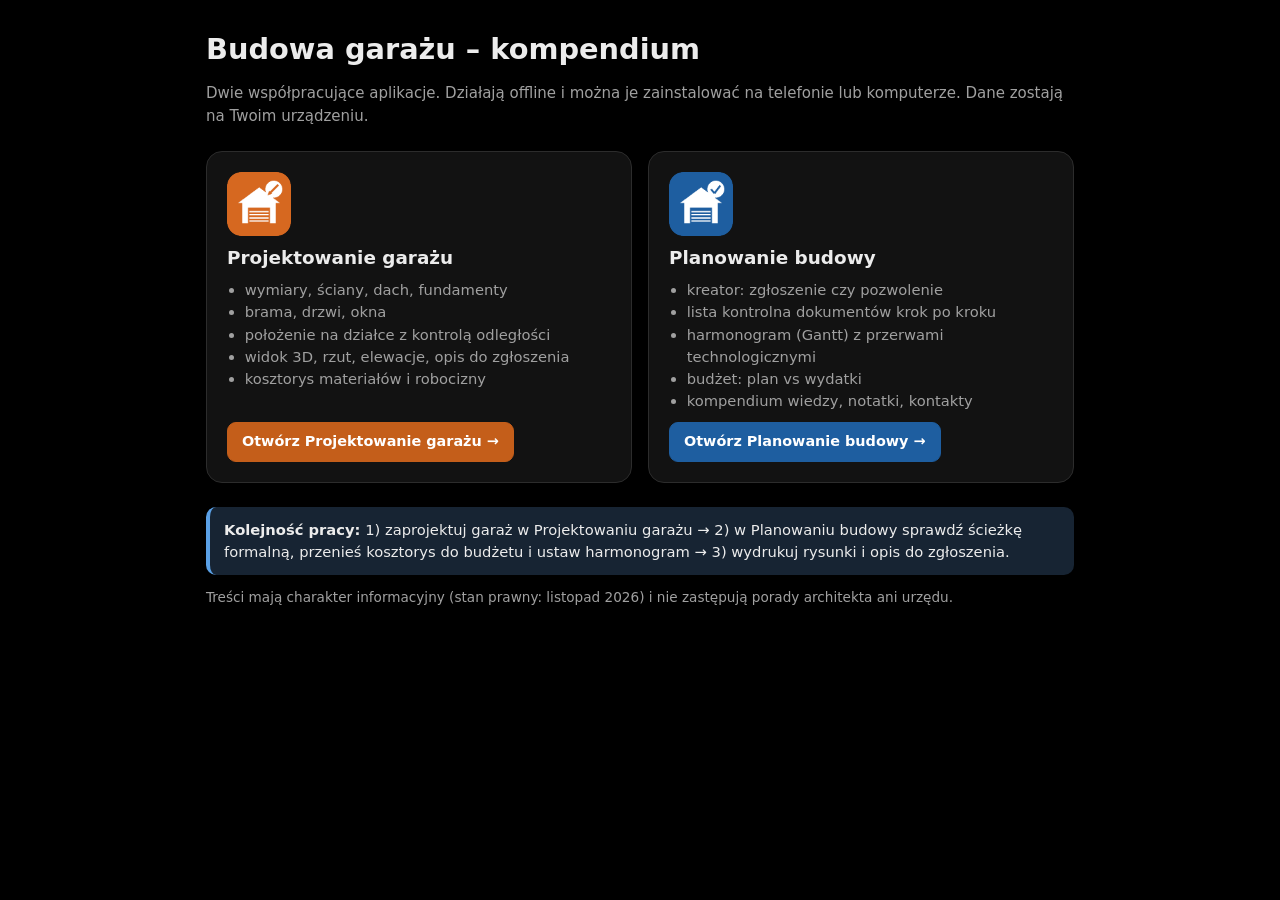
<file: index.html>
<!doctype html>
<html lang="pl">
<head>
  <meta charset="utf-8">
  <meta name="viewport" content="width=device-width, initial-scale=1, viewport-fit=cover">
  <title>Garaż – kompendium budowy</title>
  <meta name="description" content="Dwie aplikacje PWA: Planowanie budowy i Projektowanie garażu.">
  <meta name="theme-color" content="#000000" data-light="#2e4057">
  <link rel="icon" type="image/png" href="shared/icons/favicon-64.png">
  <link rel="stylesheet" href="shared/style.css">
  <style>
    .wrap { max-width: 900px; margin: 0 auto; padding: 32px 16px 48px; }
    .apps { display: grid; gap: 16px; grid-template-columns: 1fr; margin: 24px 0; }
    @media (min-width: 700px) { .apps { grid-template-columns: 1fr 1fr; } }
    .app { display: flex; flex-direction: column; gap: 10px; padding: 20px; border-radius: 16px; border: 1px solid var(--border); background: var(--surface); box-shadow: var(--shadow); text-decoration: none; color: var(--text); }
    .app:hover { border-color: var(--accent); }
    .app img { width: 64px; height: 64px; border-radius: 14px; }
    .app h2 { margin: 0; }
    .app ul { margin: 0; padding-left: 1.2em; color: var(--muted); font-size: .92rem; }
    .app .btn { align-self: flex-start; margin-top: auto; }
    .app.p2 { --accent: #c45e1a; }
  </style>
</head>
<body>
  <div class="wrap">
    <h1 style="font-size:1.8rem">Budowa garażu – kompendium</h1>
    <p class="muted">Dwie współpracujące aplikacje. Działają offline i można je zainstalować na telefonie lub komputerze. Dane zostają na Twoim urządzeniu.</p>
    <div class="apps">
      <a class="app" href="projektant/">
        <img src="shared/icons/projektant-192.png" alt="">
        <h2>Projektowanie garażu</h2>
        <ul><li>wymiary, ściany, dach, fundamenty</li><li>brama, drzwi, okna</li><li>położenie na działce z kontrolą odległości</li><li>widok 3D, rzut, elewacje, opis do zgłoszenia</li><li>kosztorys materiałów i robocizny</li></ul>
        <span class="btn primary" style="background:#c45e1a;border-color:#c45e1a;color:#fff">Otwórz Projektowanie garażu →</span>
      </a>
      <a class="app" href="planer/">
        <img src="shared/icons/planer-192.png" alt="">
        <h2>Planowanie budowy</h2>
        <ul><li>kreator: zgłoszenie czy pozwolenie</li><li>lista kontrolna dokumentów krok po kroku</li><li>harmonogram (Gantt) z przerwami technologicznymi</li><li>budżet: plan vs wydatki</li><li>kompendium wiedzy, notatki, kontakty</li></ul>
        <span class="btn primary" style="background:#1e5ea0;border-color:#1e5ea0;color:#fff">Otwórz Planowanie budowy →</span>
      </a>
    </div>
    <div class="callout"><b>Kolejność pracy:</b> 1) zaprojektuj garaż w Projektowaniu garażu → 2) w Planowaniu budowy sprawdź ścieżkę formalną, przenieś kosztorys do budżetu i ustaw harmonogram → 3) wydrukuj rysunki i opis do zgłoszenia.</div>
    <p class="muted" style="font-size:.85rem">Treści mają charakter informacyjny (stan prawny: listopad 2026) i nie zastępują porady architekta ani urzędu.</p>
  </div>
</body>
</html>
</file>
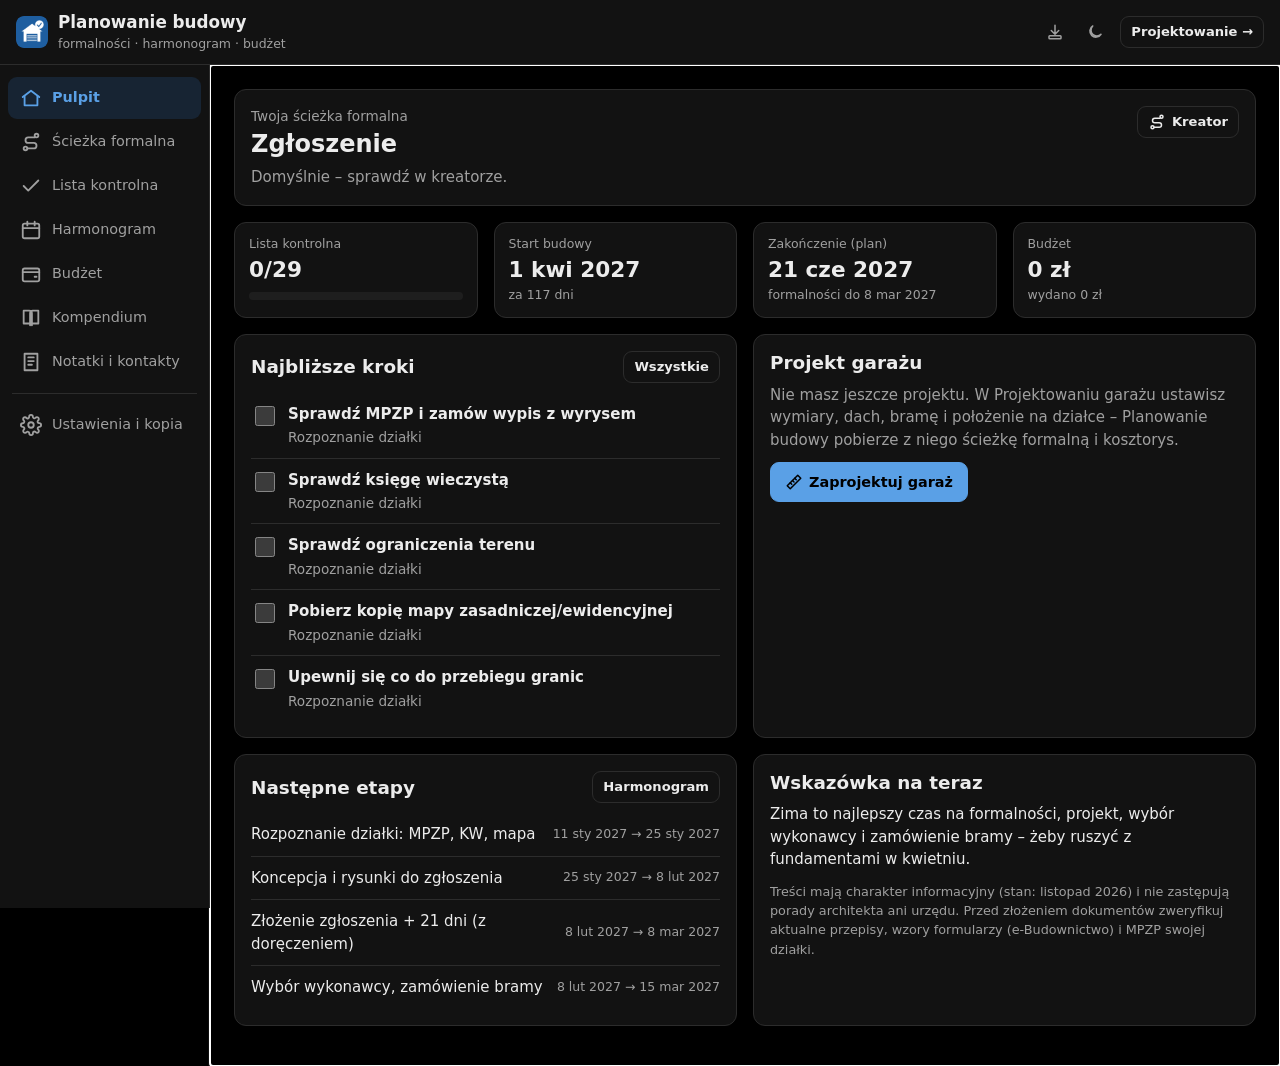
<file: planer/index.html>
<!doctype html>
<html lang="pl">
<head>
  <meta charset="utf-8">
  <meta name="viewport" content="width=device-width, initial-scale=1, viewport-fit=cover">
  <title>Planowanie budowy</title>
  <meta name="description" content="Plan budowy garażu: formalności, harmonogram, budżet i kompendium wiedzy.">
  <meta name="theme-color" content="#000000" data-light="#1e5ea0">
  <link rel="manifest" href="manifest.webmanifest">
  <link rel="icon" type="image/png" href="../shared/icons/planer-192.png">
  <link rel="apple-touch-icon" href="../shared/icons/planer-apple-180.png">
  <meta name="apple-mobile-web-app-capable" content="yes">
  <meta name="mobile-web-app-capable" content="yes">
  <meta name="apple-mobile-web-app-title" content="Planowanie budowy">
  <link rel="stylesheet" href="../shared/style.css">
  <style>
    /* Harmonogram (Gantt) */
    .gantt { position: relative; }
    .g-head, .g-row { display: grid; grid-template-columns: 1fr; gap: 2px 12px; align-items: center; }
    .g-row { padding: 8px 0; border-bottom: 1px solid var(--border); cursor: pointer; }
    .g-row:hover { background: var(--surface-2); }
    .g-label { font-size: .88rem; display: flex; gap: 8px; align-items: center; min-width: 0; }
    .g-label .nm { flex: 1; min-width: 0; }
    .g-label .dt { font-size: .75rem; color: var(--muted); white-space: nowrap; font-variant-numeric: tabular-nums; }
    .g-track { position: relative; height: 16px; background: var(--surface-2); border-radius: 5px; overflow: hidden; }
    .g-bar { position: absolute; top: 2px; bottom: 2px; border-radius: 4px; background: var(--accent); min-width: 4px; }
    .g-bar.f { background: #7b5cc4; }
    .g-bar.wait { background: repeating-linear-gradient(45deg, var(--muted) 0 4px, transparent 4px 8px); opacity: .6; }
    .g-bar.done { background: var(--ok); }
    .g-bar.warn { outline: 2px solid var(--warn); }
    .g-today { position: absolute; top: 0; bottom: 0; width: 2px; background: var(--bad); z-index: 2; }
    .g-months { position: relative; height: 18px; font-size: .7rem; color: var(--muted); }
    .g-months span { position: absolute; top: 0; white-space: nowrap; border-left: 1px solid var(--border); padding-left: 3px; }
    .g-row.done .nm { text-decoration: line-through; color: var(--muted); }
    @media (min-width: 760px) {
      .g-head, .g-row { grid-template-columns: minmax(220px, 34%) 1fr; }
    }
    .chk-item { display: flex; gap: 10px; padding: 10px 0; border-bottom: 1px solid var(--border); }
    .chk-item:last-child { border-bottom: 0; }
    .chk-item .tx { flex: 1; min-width: 0; }
    .chk-item .tx b { display: block; font-weight: 600; }
    .chk-item.done .tx b { text-decoration: line-through; color: var(--muted); }
    .chk-item .tx p { margin: 2px 0 0; font-size: .85rem; color: var(--muted); }
    .chk-item textarea { margin-top: 6px; min-height: 40px; font-size: 14px; }
    .bars .bar-row { display: grid; grid-template-columns: 120px 1fr auto; gap: 8px; align-items: center; font-size: .85rem; margin-bottom: 8px; }
    .bars .bar-track { position: relative; height: 18px; background: var(--surface-2); border-radius: 5px; overflow: hidden; }
    .bars .bar-plan { position: absolute; inset: 0 auto 0 0; background: var(--accent-soft); border-right: 2px solid var(--accent); }
    .bars .bar-act { position: absolute; top: 5px; bottom: 5px; left: 0; background: var(--accent); border-radius: 3px; }
    .bars .bar-act.over { background: var(--bad); }
    .article-list { display: grid; gap: 10px; grid-template-columns: 1fr; }
    @media (min-width: 700px) { .article-list { grid-template-columns: 1fr 1fr; } }
    .article-list button { display: flex; gap: 12px; align-items: center; text-align: left; padding: 14px; border-radius: var(--radius); border: 1px solid var(--border); background: var(--surface); color: var(--text); font: inherit; font-weight: 600; cursor: pointer; box-shadow: var(--shadow); }
    .article-list button:hover { border-color: var(--accent); }
    .article-list svg { width: 22px; height: 22px; color: var(--accent); flex-shrink: 0; }
    .hero { display: flex; gap: 14px; align-items: flex-start; }
    .hero .big { font-size: 1.5rem; font-weight: 800; }
  </style>
</head>
<body class="app-planer">
  <header class="topbar">
    <img src="../shared/icons/planer-192.png" alt="">
    <div class="title">Planowanie budowy<small id="subtitle">formalności · harmonogram · budżet</small></div>
    <button id="installBtn" class="iconbtn" hidden title="Zainstaluj aplikację"></button>
    <button id="themeBtn" class="iconbtn" title="Motyw"></button>
    <a class="btn small" href="../projektant/" title="Przejdź do Projektowania garażu">Projektowanie →</a>
  </header>
  <div class="layout">
    <nav class="sidenav" aria-label="Sekcje"></nav>
    <main id="view" tabindex="-1"></main>
  </div>
  <nav class="tabbar" aria-label="Sekcje"></nav>

  <script src="../shared/common.js"></script>
  <script src="../shared/garage-calc.js"></script>
  <script src="content.js"></script>
  <script src="app.js"></script>
</body>
</html>
</file>
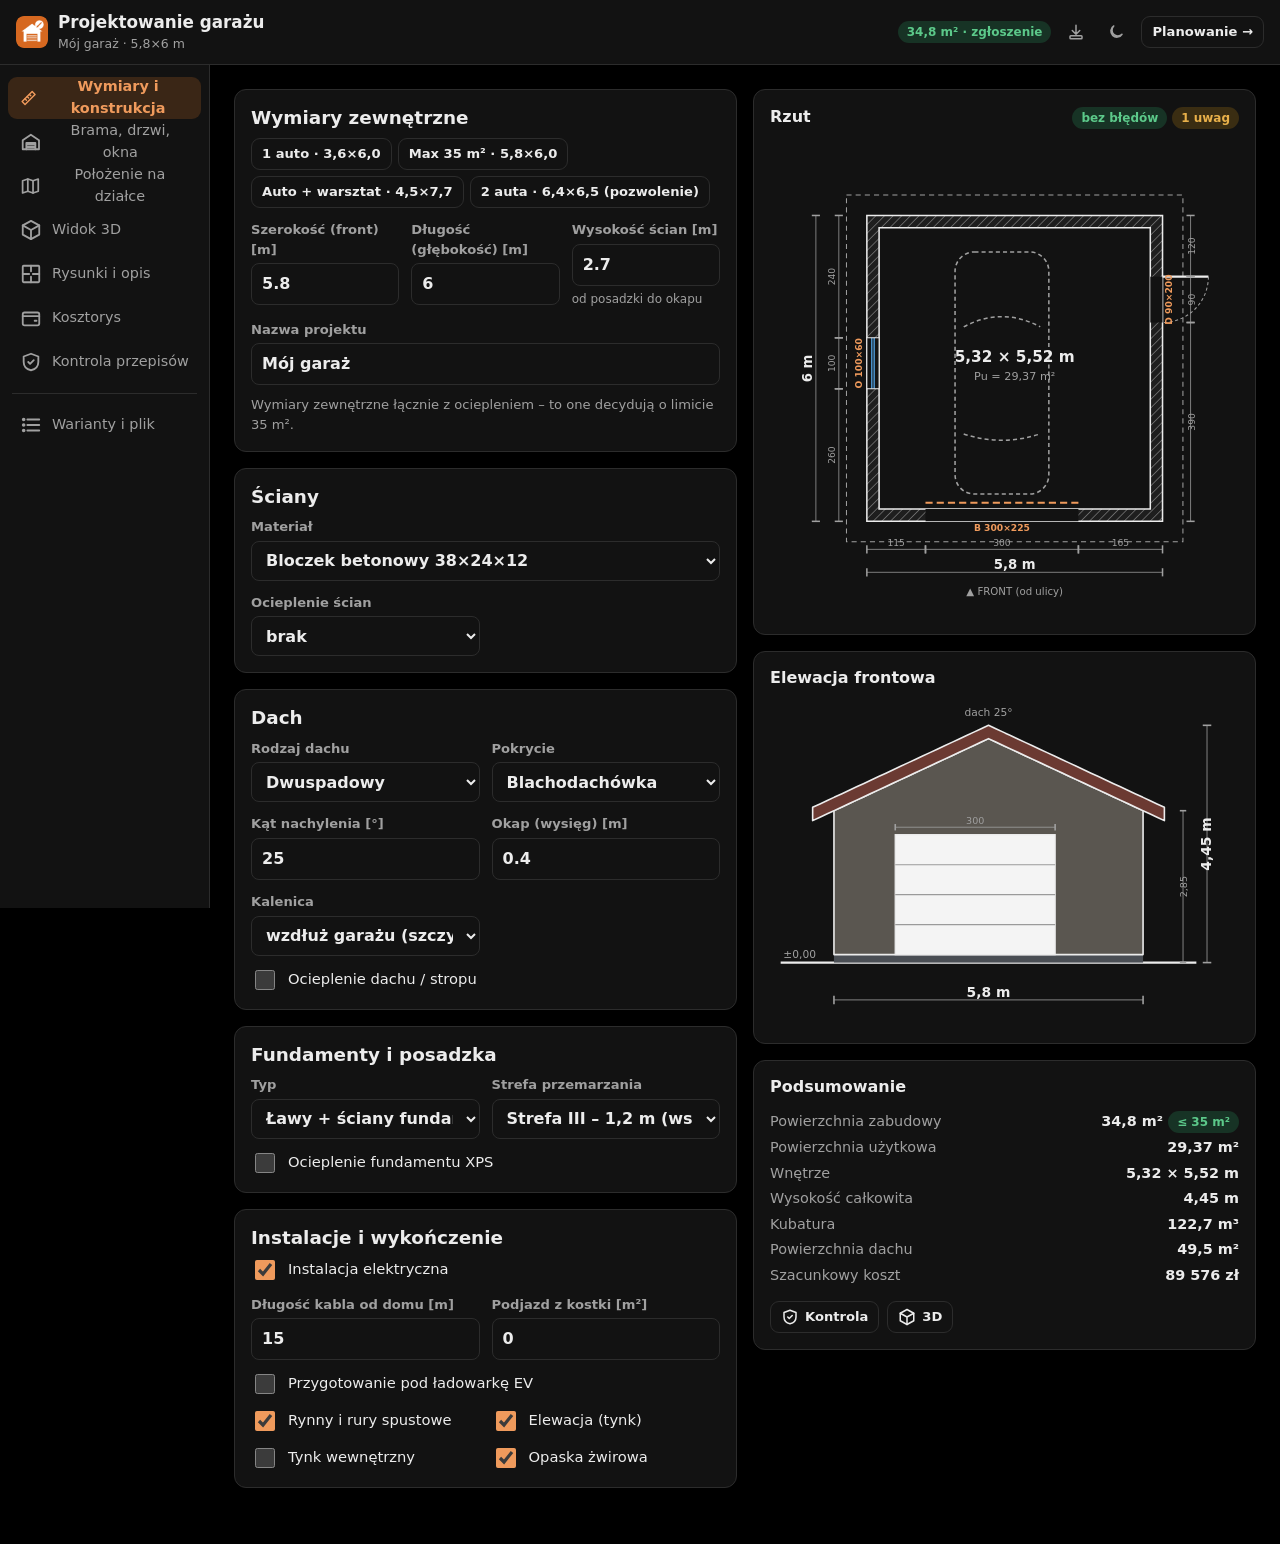
<file: projektant/index.html>
<!doctype html>
<html lang="pl">
<head>
  <meta charset="utf-8">
  <meta name="viewport" content="width=device-width, initial-scale=1, viewport-fit=cover">
  <title>Projektowanie garażu</title>
  <meta name="description" content="Zaprojektuj garaż: wymiary, dach, brama, położenie na działce, widok 3D, rysunki i kosztorys.">
  <meta name="theme-color" content="#000000" data-light="#c45e1a">
  <link rel="manifest" href="manifest.webmanifest">
  <link rel="icon" type="image/png" href="../shared/icons/projektant-192.png">
  <link rel="apple-touch-icon" href="../shared/icons/projektant-apple-180.png">
  <meta name="apple-mobile-web-app-capable" content="yes">
  <meta name="mobile-web-app-capable" content="yes">
  <meta name="apple-mobile-web-app-title" content="Projektowanie garażu">
  <link rel="stylesheet" href="../shared/style.css">
  <style>
    :root { --e-wall: #5a5650; --e-plinth: #4a4e54; --plot: #1f2d1d; --house: #3e3b37; --street: #3b3f45; }
    :root[data-theme="light"] { --e-wall: #ece6dc; --e-plinth: #8b8f94; --plot: #e5f0dc; --house: #d9d3c9; --street: #9a9da1; }
    @media print { :root, :root[data-theme] { --e-wall: #f1ece4; --e-plinth: #9a9a9a; --plot: #fff; --house: #e6e6e6; --street: #c9c9c9; } }

    .split { display: grid; gap: 16px; grid-template-columns: 1fr; }
    .split > .preview { order: -1; }
    @media (min-width: 1000px) {
      .split { grid-template-columns: minmax(0, 1fr) minmax(0, 1fr); align-items: start; }
      .split > .preview { order: 0; position: sticky; top: 73px; }
    }
    svg.drawing { width: 100%; height: auto; display: block; font-family: var(--font); max-height: 70vh; }
    .drawing .wall { fill: url(#hatch); stroke: var(--text); stroke-width: 3; }
    .drawing .hatch-bg { fill: var(--surface-2); }
    .drawing .hatch-line { stroke: var(--muted); stroke-width: 2; }
    .drawing .cut { fill: var(--surface); }
    .drawing .frame { fill: none; stroke: var(--text); stroke-width: 2; }
    .drawing .glass { stroke: #4a90c8; stroke-width: 3; }
    .drawing .leaf { stroke: var(--text); stroke-width: 4; }
    .drawing .swing { fill: none; stroke: var(--muted); stroke-width: 2; stroke-dasharray: 6 5; }
    .drawing .gateline { stroke: var(--accent); stroke-width: 4; stroke-dasharray: 14 8; }
    .drawing .overhang { fill: none; stroke: var(--muted); stroke-width: 2; stroke-dasharray: 10 8; }
    .drawing .car rect, .drawing .car path { fill: none; stroke: var(--muted); stroke-width: 3; stroke-dasharray: 8 6; }
    .drawing .car.bad rect { stroke: var(--bad); }
    .drawing .dim line { stroke: var(--muted); stroke-width: 1.5; }
    .drawing .dim .tick { stroke-width: 3; }
    .drawing .dim text { fill: var(--text); font-size: 22px; }
    .drawing .dim.small text { font-size: 18px; fill: var(--muted); }
    .drawing .dim.main text { font-weight: 700; font-size: 26px; }
    .drawing .olabel { font-size: 18px; fill: var(--accent); font-weight: 700; }
    .drawing .center { font-size: 30px; font-weight: 700; fill: var(--text); }
    .drawing .center.sub { font-size: 22px; font-weight: 400; fill: var(--muted); }
    .drawing .note, .drawing .level { font-size: 20px; fill: var(--muted); }
    .drawing .ground { stroke: var(--text); stroke-width: 4; }
    .drawing .plinth { fill: var(--e-plinth); }
    .drawing .ewall { fill: var(--e-wall); stroke: var(--text); stroke-width: 3; stroke-linejoin: round; }
    .drawing .roof { fill: #6b3a32; stroke: var(--text); stroke-width: 3; stroke-linejoin: round; }
    .drawing .roof-trapez, .drawing .roof-rabek { fill: #4f565d; }
    .drawing .roof-dachowka { fill: #a0492f; }
    .drawing .roof-gont { fill: #594b44; }
    .drawing .roof-papa, .drawing .roof-epdm { fill: #333; }
    .drawing .gate { fill: #f4f4f4; stroke: var(--text); stroke-width: 2.5; }
    .drawing .gatel { stroke: #9a9a9a; stroke-width: 2; }
    .drawing .gatel.thin { stroke-width: 1; }
    .drawing .door { fill: #5b6670; stroke: var(--text); stroke-width: 2.5; }
    .drawing .handle { fill: #ddd; }
    .drawing .dsym { fill: none; stroke: #c9d0d6; stroke-width: 2; }
    .drawing .dsym.away { stroke-dasharray: 10 7; }
    .drawing .window { fill: #a9d2ee; stroke: var(--text); stroke-width: 3; }
    .drawing .wframe { stroke: var(--text); stroke-width: 2; }
    .drawing .street { fill: var(--street); }
    .drawing .streetlabel { fill: #fff; font-weight: 700; letter-spacing: .1em; }
    .drawing .plot { fill: var(--plot); stroke: var(--text); }
    .drawing .buildline { stroke: var(--bad); fill: none; }
    .drawing .house { fill: var(--house); stroke: var(--text); }
    .drawing .garage { fill: var(--accent-soft); stroke: var(--accent); }
    .drawing .opmark.brama { stroke: var(--accent); }
    .drawing .opmark.drzwi { stroke: #5b6670; }
    .drawing .opmark.okno { stroke: #4a90c8; }
    .drawing .dist line { stroke: var(--ok); }
    .drawing .dist circle { fill: var(--ok); }
    .drawing .dist text { fill: var(--ok); font-weight: 700; stroke: var(--surface); stroke-width: 5px; }
    .drawing .dist.bad line, .drawing .dist.bad text { stroke: var(--bad); } .drawing .dist.bad text { fill: var(--bad); stroke: var(--surface); } .drawing .dist.bad circle { fill: var(--bad); }
    .drawing .dist.warn line { stroke: var(--warn); } .drawing .dist.warn text { fill: var(--warn); } .drawing .dist.warn circle { fill: var(--warn); }
    .drawing .dist.info line { stroke: var(--muted); } .drawing .dist.info text { fill: var(--muted); } .drawing .dist.info circle { fill: var(--muted); }
    .drawing .draggable { cursor: grab; }
    .drawing.dragging .draggable { cursor: grabbing; }
    .site-wrap { touch-action: none; }

    .canvas3d { position: relative; height: min(68vh, 640px); min-height: 320px; border-radius: var(--radius); overflow: hidden; border: 1px solid var(--border); background: var(--surface-2); }
    .canvas3d .hint3d { position: absolute; left: 10px; bottom: 8px; font-size: .75rem; color: #fff; background: rgba(0,0,0,.45); padding: 3px 8px; border-radius: 6px; pointer-events: none; }
    .chk { display: flex; gap: 10px; padding: 9px 0; border-bottom: 1px solid var(--border); font-size: .9rem; }
    .chk:last-child { border-bottom: 0; }
    .chk .ic { flex-shrink: 0; width: 22px; height: 22px; border-radius: 50%; display: grid; place-items: center; font-weight: 800; font-size: .8rem; }
    .chk .ic.ok { background: var(--ok-soft); color: var(--ok); } .chk .ic.warn { background: var(--warn-soft); color: var(--warn); }
    .chk .ic.bad { background: var(--bad-soft); color: var(--bad); } .chk .ic.info { background: var(--surface-2); color: var(--muted); }
    .chk .tx { flex: 1; min-width: 0; } .chk .tx b { display: block; } .chk .tx small { display: block; }
    .chk .val { font-weight: 700; font-variant-numeric: tabular-nums; white-space: nowrap; }
    .presets { display: flex; gap: 6px; flex-wrap: wrap; }
    .op-card { border: 1px solid var(--border); border-radius: 10px; padding: 12px; margin-bottom: 10px; background: var(--surface); }
    .op-card.sel { border-color: var(--accent); box-shadow: 0 0 0 2px var(--accent-soft); }
    .op-card .head { display: flex; align-items: center; gap: 8px; margin-bottom: 10px; font-weight: 700; }
    .elev-grid { display: grid; gap: 16px; grid-template-columns: 1fr; }
    @media (min-width: 800px) { .elev-grid { grid-template-columns: 1fr 1fr; } }
    .drawing-card h3 { font-size: .9rem; color: var(--muted); text-transform: uppercase; letter-spacing: .04em; }
    .hdr-badge { font-size: .75rem; }
    @media (max-width: 480px) { .hdr-badge { display: none; } }
    .price-cell { white-space: nowrap; font-size: .8rem; color: var(--muted); }
    .sheet-title { display: none; }
    @media print {
      .drawing-card { page-break-inside: avoid; }
      .page-break { page-break-before: always; }
      .sheet-title { display: block; border: 2px solid #000; padding: 8px 12px; margin-bottom: 10px; }
      svg.drawing { max-height: none; }
      .split > .preview { display: none; }
    }
  </style>
</head>
<body class="app-projektant">
  <header class="topbar">
    <img src="../shared/icons/projektant-192.png" alt="">
    <div class="title">Projektowanie garażu<small id="subtitle">—</small></div>
    <span id="hdrBadge" class="hdr-badge"></span>
    <button id="installBtn" class="iconbtn" hidden title="Zainstaluj aplikację"></button>
    <button id="themeBtn" class="iconbtn" title="Motyw"></button>
    <a class="btn small" href="../planer/" title="Przejdź do Planowania budowy">Planowanie →</a>
  </header>
  <div class="layout">
    <nav class="sidenav" aria-label="Sekcje"></nav>
    <main id="view" tabindex="-1"></main>
  </div>
  <nav class="tabbar" aria-label="Sekcje"></nav>

  <script src="../shared/common.js"></script>
  <script src="../shared/garage-calc.js"></script>
  <script src="../shared/lib/three.min.js"></script>
  <script src="drawings.js"></script>
  <script src="view3d.js"></script>
  <script src="app.js"></script>
</body>
</html>
</file>
<file: shared/style.css>
/* Garaż – wspólne style dla Planera i Projektanta */
:root {
  /* Domyślnie czarny motyw; jasny tylko po wybraniu przyciskiem motywu */
  --bg: #000000; --surface: #121212; --surface-2: #1e1e1e; --text: #ececec; --muted: #a0a0a0;
  --border: #2c2c2c; --accent: #5aa0e6; --accent-ink: #000000; --accent-soft: #172433;
  --ok: #5cc98a; --ok-soft: #173325; --warn: #e8b04a; --warn-soft: #3a2d12; --bad: #f08079; --bad-soft: #3d1d1b;
  --shadow: 0 1px 2px rgba(0,0,0,.4);
  --radius: 12px;
  --nav-h: 64px;
  --font: system-ui, -apple-system, "Segoe UI", Roboto, "Noto Sans", Ubuntu, sans-serif;
  color-scheme: dark;
}
body.app-projektant { --accent: #ef9a5c; --accent-soft: #3a2616; }

:root[data-theme="light"] {
  --bg: #f4f5f7; --surface: #ffffff; --surface-2: #f0f2f5; --text: #1c2330; --muted: #5d6879;
  --border: #dde1e7; --accent: #1e5ea0; --accent-ink: #ffffff; --accent-soft: #e3edf8;
  --ok: #1d7a46; --ok-soft: #e1f3e8; --warn: #9a6200; --warn-soft: #fdf1d8; --bad: #b3261e; --bad-soft: #fbe4e2;
  --shadow: 0 1px 2px rgba(20, 30, 50, .06), 0 2px 8px rgba(20, 30, 50, .05);
  color-scheme: light;
}
:root[data-theme="light"] body.app-projektant { --accent: #c45e1a; --accent-soft: #fbeadf; }

* { box-sizing: border-box; }
html, body { margin: 0; padding: 0; }
body {
  background: var(--bg); color: var(--text); font-family: var(--font);
  font-size: 15px; line-height: 1.5; -webkit-text-size-adjust: 100%;
  min-height: 100vh;
}
h1, h2, h3, h4 { line-height: 1.25; margin: 0 0 .5em; }
h1 { font-size: 1.35rem; }
h2 { font-size: 1.15rem; }
h3 { font-size: 1rem; }
p { margin: 0 0 .75em; }
a { color: var(--accent); }
small, .muted { color: var(--muted); }
code { background: var(--surface-2); padding: 1px 5px; border-radius: 5px; font-size: .9em; }

/* ---------- Layout ---------- */
.topbar {
  position: sticky; top: 0; z-index: 20;
  display: flex; align-items: center; gap: 10px;
  padding: 10px 16px; padding-top: max(10px, env(safe-area-inset-top));
  background: var(--surface); border-bottom: 1px solid var(--border);
}
.topbar img { width: 32px; height: 32px; border-radius: 8px; }
.topbar .title { font-weight: 700; font-size: 1.05rem; flex: 1; min-width: 0; white-space: nowrap; overflow: hidden; text-overflow: ellipsis; }
.topbar .title small { display: block; font-weight: 400; font-size: .78rem; }
@media (max-width: 480px) {
  .topbar { gap: 6px; padding-left: 12px; padding-right: 12px; }
  .topbar img { width: 28px; height: 28px; }
  .topbar .iconbtn { padding: 4px; }
  .topbar .btn.small { padding: 4px 8px; }
  .topbar .title { white-space: normal; font-size: .9rem; line-height: 1.2; text-overflow: clip; }
  .topbar .title small { display: none; }
}

.layout { display: flex; min-height: calc(100vh - 57px); }
.sidenav { display: none; }
main {
  flex: 1; min-width: 0; padding: 16px;
  padding-bottom: calc(var(--nav-h) + 24px + env(safe-area-inset-bottom));
  max-width: 1200px; margin: 0 auto; width: 100%;
}
.tabbar {
  position: fixed; left: 0; right: 0; bottom: 0; z-index: 30;
  display: flex; background: var(--surface); border-top: 1px solid var(--border);
  padding-bottom: env(safe-area-inset-bottom); overflow-x: auto;
  scrollbar-width: none;
}
.tabbar::-webkit-scrollbar { display: none; }
.tabbar button, .sidenav button {
  flex: 1 0 auto; min-width: 64px; height: var(--nav-h);
  display: flex; flex-direction: column; align-items: center; justify-content: center; gap: 2px;
  border: 0; background: none; color: var(--muted); font: inherit; font-size: .7rem; cursor: pointer;
  padding: 4px 6px;
}
.tabbar button svg, .sidenav button svg { width: 22px; height: 22px; }
.tabbar button[aria-current="page"], .sidenav button[aria-current="page"] { color: var(--accent); font-weight: 600; }

@media (min-width: 900px) {
  .tabbar { display: none; }
  .sidenav {
    display: flex; flex-direction: column; gap: 2px; width: 210px; flex-shrink: 0;
    padding: 12px 8px; border-right: 1px solid var(--border); background: var(--surface);
    position: sticky; top: 57px; height: calc(100vh - 57px); overflow-y: auto;
  }
  .sidenav button {
    flex-direction: row; justify-content: flex-start; height: 42px; gap: 10px; padding: 0 12px;
    font-size: .9rem; border-radius: 9px; flex: 0 0 auto;
  }
  .sidenav button[aria-current="page"] { background: var(--accent-soft); }
  .sidenav .sep { height: 1px; background: var(--border); margin: 8px 4px; }
  main { padding: 24px; padding-bottom: 40px; }
}

/* ---------- Components ---------- */
.card {
  background: var(--surface); border: 1px solid var(--border); border-radius: var(--radius);
  padding: 16px; box-shadow: var(--shadow); margin-bottom: 16px;
}
.card > h2:first-child, .card > h3:first-child { margin-top: 0; }
.card-head { display: flex; align-items: center; gap: 8px; justify-content: space-between; flex-wrap: wrap; margin-bottom: 10px; }
.card-head h2, .card-head h3 { margin: 0; }
.grid { display: grid; gap: 16px; }
.grid-2 { grid-template-columns: 1fr; }
.grid-3 { grid-template-columns: 1fr; }
.grid-4 { grid-template-columns: repeat(2, 1fr); }
@media (min-width: 700px) {
  .grid-2 { grid-template-columns: 1fr 1fr; }
  .grid-3 { grid-template-columns: repeat(3, 1fr); }
  .grid-4 { grid-template-columns: repeat(4, 1fr); }
}
.grid > .card { margin-bottom: 0; }
.stack > * + * { margin-top: 12px; }
.row { display: flex; gap: 8px; align-items: center; flex-wrap: wrap; }
.spacer { flex: 1; }

.stat { background: var(--surface); border: 1px solid var(--border); border-radius: var(--radius); padding: 12px 14px; box-shadow: var(--shadow); }
.stat .label { font-size: .78rem; color: var(--muted); }
.stat .value { font-size: 1.35rem; font-weight: 700; font-variant-numeric: tabular-nums; }
.stat .sub { font-size: .78rem; color: var(--muted); }

.btn {
  display: inline-flex; align-items: center; justify-content: center; gap: 6px;
  min-height: 40px; padding: 8px 14px; border-radius: 9px; border: 1px solid var(--border);
  background: var(--surface); color: var(--text); font: inherit; font-weight: 600; font-size: .9rem;
  cursor: pointer; text-decoration: none; white-space: nowrap;
}
.btn:hover { border-color: var(--accent); }
.btn.primary { background: var(--accent); color: var(--accent-ink); border-color: var(--accent); }
.btn.danger { color: var(--bad); }
.btn.small { min-height: 32px; padding: 4px 10px; font-size: .82rem; }
.btn.icon { padding: 6px; min-width: 36px; min-height: 36px; }
.btn svg { width: 18px; height: 18px; }
.iconbtn { border: 0; background: none; color: var(--muted); cursor: pointer; padding: 6px; border-radius: 8px; display: inline-flex; }
.iconbtn:hover { background: var(--surface-2); color: var(--text); }
.iconbtn svg { width: 18px; height: 18px; }

label.field { display: flex; flex-direction: column; gap: 4px; font-size: .82rem; color: var(--muted); font-weight: 600; }
label.field > span.hint { font-weight: 400; font-size: .75rem; }
input, select, textarea {
  font: inherit; font-size: 16px; color: var(--text); background: var(--surface);
  border: 1px solid var(--border); border-radius: 8px; padding: 8px 10px; min-height: 40px; width: 100%;
}
input:focus, select:focus, textarea:focus { outline: 2px solid var(--accent); outline-offset: -1px; border-color: transparent; }
input[type="checkbox"], input[type="radio"] { width: 20px; height: 20px; min-height: 0; accent-color: var(--accent); flex-shrink: 0; }
input[type="range"] { padding: 0; accent-color: var(--accent); }
textarea { min-height: 80px; resize: vertical; }
.form-grid { display: grid; gap: 12px; grid-template-columns: repeat(2, minmax(0, 1fr)); }
.form-grid .full { grid-column: 1 / -1; }
@media (min-width: 700px) { .form-grid.cols-3 { grid-template-columns: repeat(3, minmax(0, 1fr)); } .form-grid.cols-4 { grid-template-columns: repeat(4, minmax(0, 1fr)); } }
.check { display: flex; gap: 10px; align-items: flex-start; font-size: .92rem; cursor: pointer; }
.check input { margin-top: 2px; }

.badge { display: inline-flex; align-items: center; gap: 4px; padding: 2px 9px; border-radius: 99px; font-size: .75rem; font-weight: 700; background: var(--surface-2); color: var(--muted); white-space: nowrap; }
.badge.ok { background: var(--ok-soft); color: var(--ok); }
.badge.warn { background: var(--warn-soft); color: var(--warn); }
.badge.bad { background: var(--bad-soft); color: var(--bad); }
.badge.accent { background: var(--accent-soft); color: var(--accent); }

.callout { border-radius: 10px; padding: 12px 14px; background: var(--accent-soft); border-left: 4px solid var(--accent); margin: 12px 0; font-size: .92rem; }
.callout.ok { background: var(--ok-soft); border-color: var(--ok); }
.callout.warn { background: var(--warn-soft); border-color: var(--warn); }
.callout.bad { background: var(--bad-soft); border-color: var(--bad); }
.callout > :last-child { margin-bottom: 0; }

.progress { height: 8px; background: var(--surface-2); border-radius: 99px; overflow: hidden; }
.progress > i { display: block; height: 100%; background: var(--accent); border-radius: 99px; transition: width .3s; }

table { width: 100%; border-collapse: collapse; font-size: .9rem; }
th, td { text-align: left; padding: 8px 6px; border-bottom: 1px solid var(--border); vertical-align: top; }
th { font-size: .75rem; color: var(--muted); text-transform: uppercase; letter-spacing: .03em; }
td.num, th.num { text-align: right; font-variant-numeric: tabular-nums; white-space: nowrap; }
tfoot td { font-weight: 700; border-bottom: 0; }
.table-wrap { overflow-x: auto; margin: 0 -4px; padding: 0 4px; }

.list { list-style: none; margin: 0; padding: 0; }
.list > li { padding: 10px 0; border-bottom: 1px solid var(--border); }
.list > li:last-child { border-bottom: 0; }

details.acc { border: 1px solid var(--border); border-radius: 10px; background: var(--surface); margin-bottom: 8px; }
details.acc > summary { cursor: pointer; padding: 12px 14px; font-weight: 600; list-style: none; display: flex; gap: 8px; align-items: center; }
details.acc > summary::-webkit-details-marker { display: none; }
details.acc > summary::after { content: "›"; margin-left: auto; transform: rotate(90deg); transition: transform .2s; color: var(--muted); font-size: 1.2rem; }
details.acc[open] > summary::after { transform: rotate(-90deg); }
details.acc > .body { padding: 0 14px 14px; }

.seg { display: inline-flex; background: var(--surface-2); border-radius: 10px; padding: 3px; gap: 2px; flex-wrap: wrap; }
.seg button { border: 0; background: none; padding: 6px 12px; border-radius: 8px; font: inherit; font-size: .85rem; font-weight: 600; color: var(--muted); cursor: pointer; min-height: 34px; }
.seg button[aria-pressed="true"] { background: var(--surface); color: var(--text); box-shadow: var(--shadow); }

.empty { text-align: center; color: var(--muted); padding: 24px 8px; }
.toast {
  position: fixed; left: 50%; bottom: calc(var(--nav-h) + 16px + env(safe-area-inset-bottom)); transform: translateX(-50%);
  background: var(--text); color: var(--bg); padding: 10px 16px; border-radius: 10px; font-size: .9rem; z-index: 100;
  box-shadow: 0 4px 16px rgba(0,0,0,.2); opacity: 0; pointer-events: none; transition: opacity .2s; max-width: calc(100% - 32px);
}
.toast.show { opacity: 1; }
@media (min-width: 900px) { .toast { bottom: 24px; } }

dialog {
  border: 1px solid var(--border); border-radius: 14px; padding: 0; background: var(--surface); color: var(--text);
  width: min(560px, calc(100% - 24px)); max-height: calc(100vh - 48px); box-shadow: 0 10px 40px rgba(0,0,0,.3);
}
dialog::backdrop { background: rgba(10, 15, 25, .5); }
dialog .dlg-body { padding: 18px; overflow-y: auto; max-height: calc(100vh - 140px); }
dialog .dlg-foot { display: flex; gap: 8px; justify-content: flex-end; padding: 12px 18px; border-top: 1px solid var(--border); }

.article h2 { margin-top: 1.2em; }
.article h3 { margin-top: 1em; }
.article ul, .article ol { padding-left: 1.3em; margin: 0 0 .75em; }
.article li { margin-bottom: .3em; }
.article table { margin: 8px 0 12px; }

.kv { display: grid; grid-template-columns: auto 1fr; gap: 4px 14px; font-size: .9rem; }
.kv dt { color: var(--muted); }
.kv dd { margin: 0; font-weight: 600; font-variant-numeric: tabular-nums; text-align: right; }

.hide-print {}
@media print {
  :root, :root[data-theme] { --bg:#fff; --surface:#fff; --surface-2:#f1f1f1; --text:#000; --muted:#555; --border:#bbb; --accent-soft:#fdeee3; color-scheme: light; }
  .topbar, .tabbar, .sidenav, .hide-print, .toast { display: none !important; }
  body { background: #fff; color: #000; font-size: 11pt; }
  main { padding: 0; max-width: none; }
  .card { box-shadow: none; border: 1px solid #bbb; break-inside: avoid; }
}
</file>
